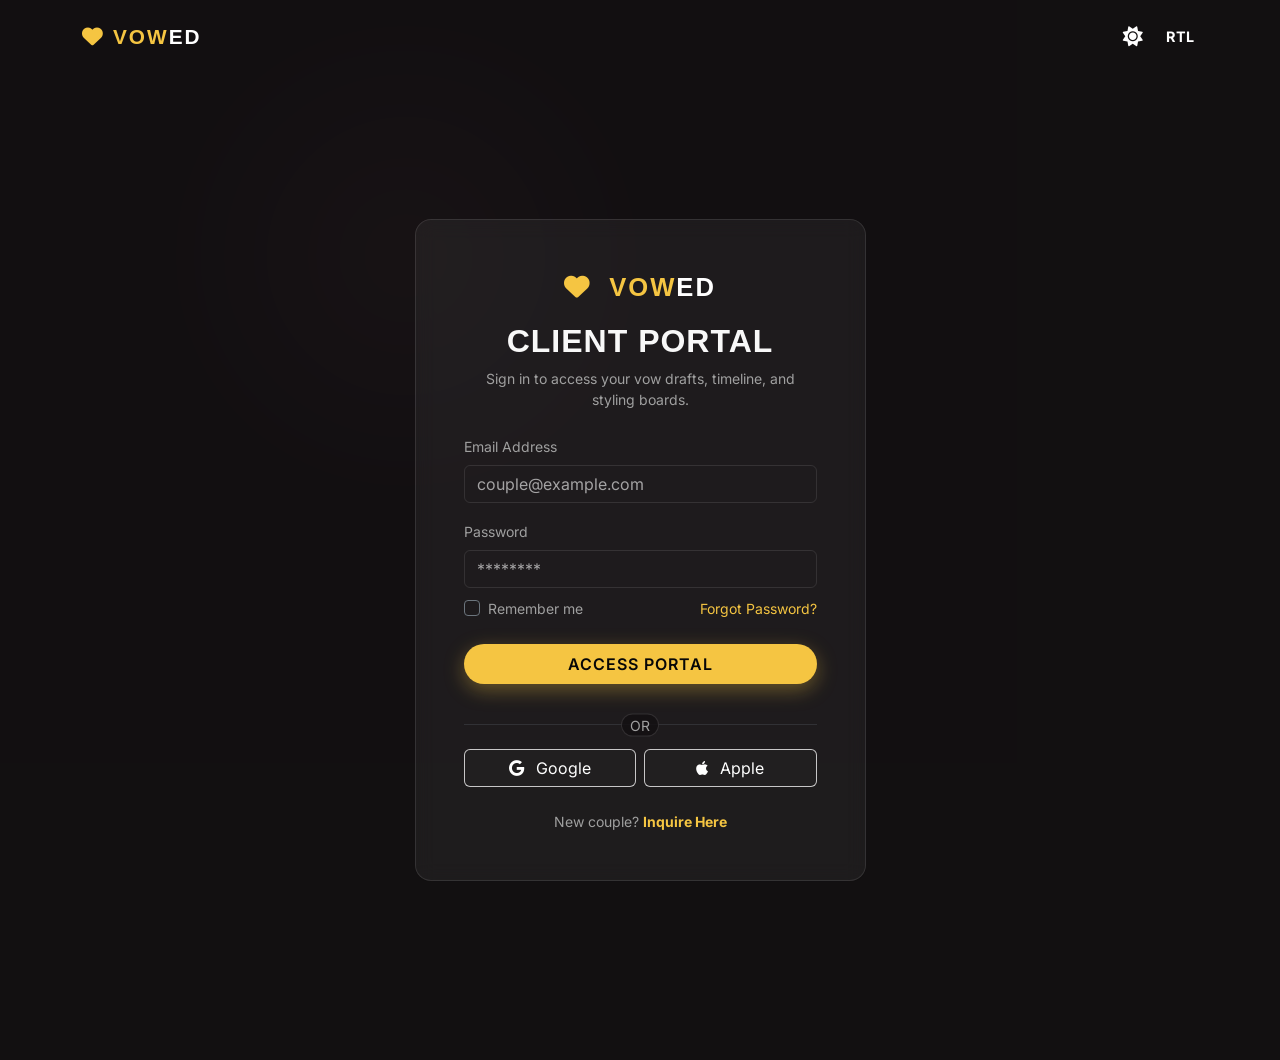
<file: login.html>
<!DOCTYPE html>
<html lang="en">
<head>
    <meta charset="UTF-8">
    <meta name="viewport" content="width=device-width, initial-scale=1.0">
    <title>Vowed | Client Portal</title>
    <meta name="description" content="Sign in to your Vowed celebration portal to review your ceremony itinerary, styling moodboards, and floral plans.">
    <link href="https://cdn.jsdelivr.net/npm/bootstrap@5.3.2/dist/css/bootstrap.min.css" rel="stylesheet">
    <link rel="stylesheet" href="https://cdnjs.cloudflare.com/ajax/libs/font-awesome/6.4.2/css/all.min.css">
    <link rel="stylesheet" href="assets/css/style.css">
    <link rel="stylesheet" href="assets/css/dark-mode.css">
    <link rel="stylesheet" href="assets/css/rtl.css">
    <style>
        .auth-divider-badge {
            background: rgba(20, 17, 19, 0.85) !important;
            color: rgba(255, 255, 255, 0.85) !important;
            border: 1px solid rgba(255, 255, 255, 0.12);
            border-radius: 999px;
        }

        .auth-social-btn {
            color: #ffffff !important;
            border-color: rgba(255, 255, 255, 0.75) !important;
            background: rgba(255, 255, 255, 0.02) !important;
        }

        .auth-social-btn i {
            color: #ffffff !important;
        }

        body:not(.dark-mode) .auth-divider-badge {
            background: rgba(255, 255, 255, 0.92) !important;
            color: rgba(17, 17, 17, 0.72) !important;
            border-color: rgba(17, 17, 17, 0.14);
        }

        body:not(.dark-mode) .auth-social-btn {
            color: #111111 !important;
            border-color: rgba(17, 17, 17, 0.3) !important;
            background: rgba(255, 255, 255, 0.55) !important;
        }

        body:not(.dark-mode) .auth-social-btn i {
            color: #111111 !important;
        }

        .auth-link {
            color: var(--electric-gold) !important;
        }

        body:not(.dark-mode) .auth-link {
            color: var(--dusty-rose) !important;
            font-weight: bold;
        }

        @media (max-width: 1024px) {
            .auth-meta-row {
                width: 100% !important;
                justify-content: space-between !important;
                align-items: center !important;
                gap: 0.5rem !important;
                flex-wrap: wrap !important;
            }

            .auth-meta-row .form-check {
                margin: 0 !important;
            }

            .auth-meta-row a {
                margin-left: auto !important;
            }
        }
    </style>
    <link rel="icon" type="image/svg+xml" href="data:image/svg+xml,%3Csvg xmlns='http://www.w3.org/2000/svg' viewBox='0 0 64 64'%3E%3Crect width='64' height='64' rx='12' fill='%23171315'/%3E%3Cpath d='M32 46s-14-9.5-14-19a9 9 0 0 1 15-6.7A9 9 0 0 1 48 27c0 9.5-14 19-14 19z' fill='%23D4AF37'/%3E%3C/svg%3E">
</head>
<body class="dark-mode hero-section" style="background: url('https://images.unsplash.com/photo-1519741497674-611481863552?w=1920&q=80') no-repeat center center/cover;">

    <div class="hero-overlay" style="background: rgba(20, 17, 19, 0.85);"></div>
    <div class="glow-orb orb-1" style="background: var(--dusty-rose);"></div>
    
    <!-- Top Nav Minimal -->
    <nav class="navbar navbar-expand-lg fixed-top py-3" style="z-index: 10;">
        <div class="container d-flex justify-content-between align-items-center">
            <a class="navbar-brand text-uppercase fw-bold d-flex align-items-center" href="index.html" style="font-family: var(--font-heading); font-size: 1.3rem; letter-spacing: 2px;">
                <i class="fa-solid fa-heart me-2" style="color: var(--electric-gold);"></i>
                <span style="color: var(--electric-gold);">VOW</span>ED
            </a>
            <div class="d-flex gap-3 align-items-center">
                <a href="#" id="theme-toggle" class="nav-link p-0 fs-5"><i class="fa-solid fa-moon"></i></a>
                <a href="#" id="rtl-toggle" class="nav-link p-0 fw-bold" style="font-size: 0.9rem;">RTL</a>
            </div>
        </div>
    </nav>

    <div class="container position-relative z-2">
        <div class="row justify-content-center align-items-center" style="min-height: 100vh;">
            <div class="col-md-6 col-lg-5 fade-up">
                <div class="glass-card p-5 text-center">
                    <a class="navbar-brand text-uppercase fw-bold d-inline-block mb-3" href="index.html" style="font-family: var(--font-heading); font-size: 1.6rem; letter-spacing: 2px; color: white;">
                        <i class="fa-solid fa-heart me-2" style="color: var(--electric-gold);"></i>
                        <span style="color: var(--electric-gold);">VOW</span>ED
                    </a>
                    <h2 class="mb-2" style="font-family: var(--font-heading);">Client Portal</h2>
                    <p class="text-muted mb-4 small">Sign in to access your vow drafts, timeline, and styling boards.</p>
                    
                    <form>
                        <div class="mb-3 text-start">
                            <label class="form-label text-muted small">Email Address</label>
                            <input type="email" class="form-control bg-transparent border-secondary shadow-none" placeholder="couple@example.com">
                        </div>
                        <div class="mb-4 text-start position-relative">
                            <label class="form-label text-muted small">Password</label>
                            <input type="password" class="form-control bg-transparent border-secondary shadow-none" placeholder="********">
                            <div class="d-flex justify-content-between align-items-center mt-2 auth-meta-row">
                                <div class="form-check m-0">
                                    <input class="form-check-input bg-transparent border-secondary shadow-none" type="checkbox" id="rememberMe">
                                    <label class="form-check-label text-muted small" for="rememberMe">Remember me</label>
                                </div>
                                <a href="#" class="text-decoration-none small auth-link">Forgot Password?</a>
                            </div>
                        </div>
                        <button type="submit" class="btn btn-premium w-100 mb-4 py-2">Access Portal</button>
                        
                        <div class="position-relative mb-4">
                            <hr class="border-secondary">
                            <span class="position-absolute top-50 start-50 translate-middle px-2 small text-muted auth-divider-badge">OR</span>
                        </div>
                        
                        <div class="d-flex gap-2 justify-content-center mb-4">
                            <button type="button" class="btn btn-outline-light w-100 auth-social-btn"><i class="fa-brands fa-google me-2"></i> Google</button>
                            <button type="button" class="btn btn-outline-light w-100 auth-social-btn"><i class="fa-brands fa-apple me-2"></i> Apple</button>
                        </div>
                        
                        <p class="text-muted small mb-0">New couple? <a href="contact.html" class="text-decoration-none fw-bold auth-link">Inquire Here</a></p>
                    </form>
                </div>
            </div>
        </div>
    </div>

    <!-- Back to Top Button -->
    <button type="button" id="backToTop" class="back-to-top" aria-label="Back to top">
        <i class="fa-solid fa-arrow-up"></i>
    </button>

    <script src="https://cdn.jsdelivr.net/npm/bootstrap@5.3.2/dist/js/bootstrap.bundle.min.js"></script>
    <script src="https://cdnjs.cloudflare.com/ajax/libs/gsap/3.12.2/gsap.min.js"></script>
    <script src="assets/js/main.js"></script>
</body>
</html>
</file>
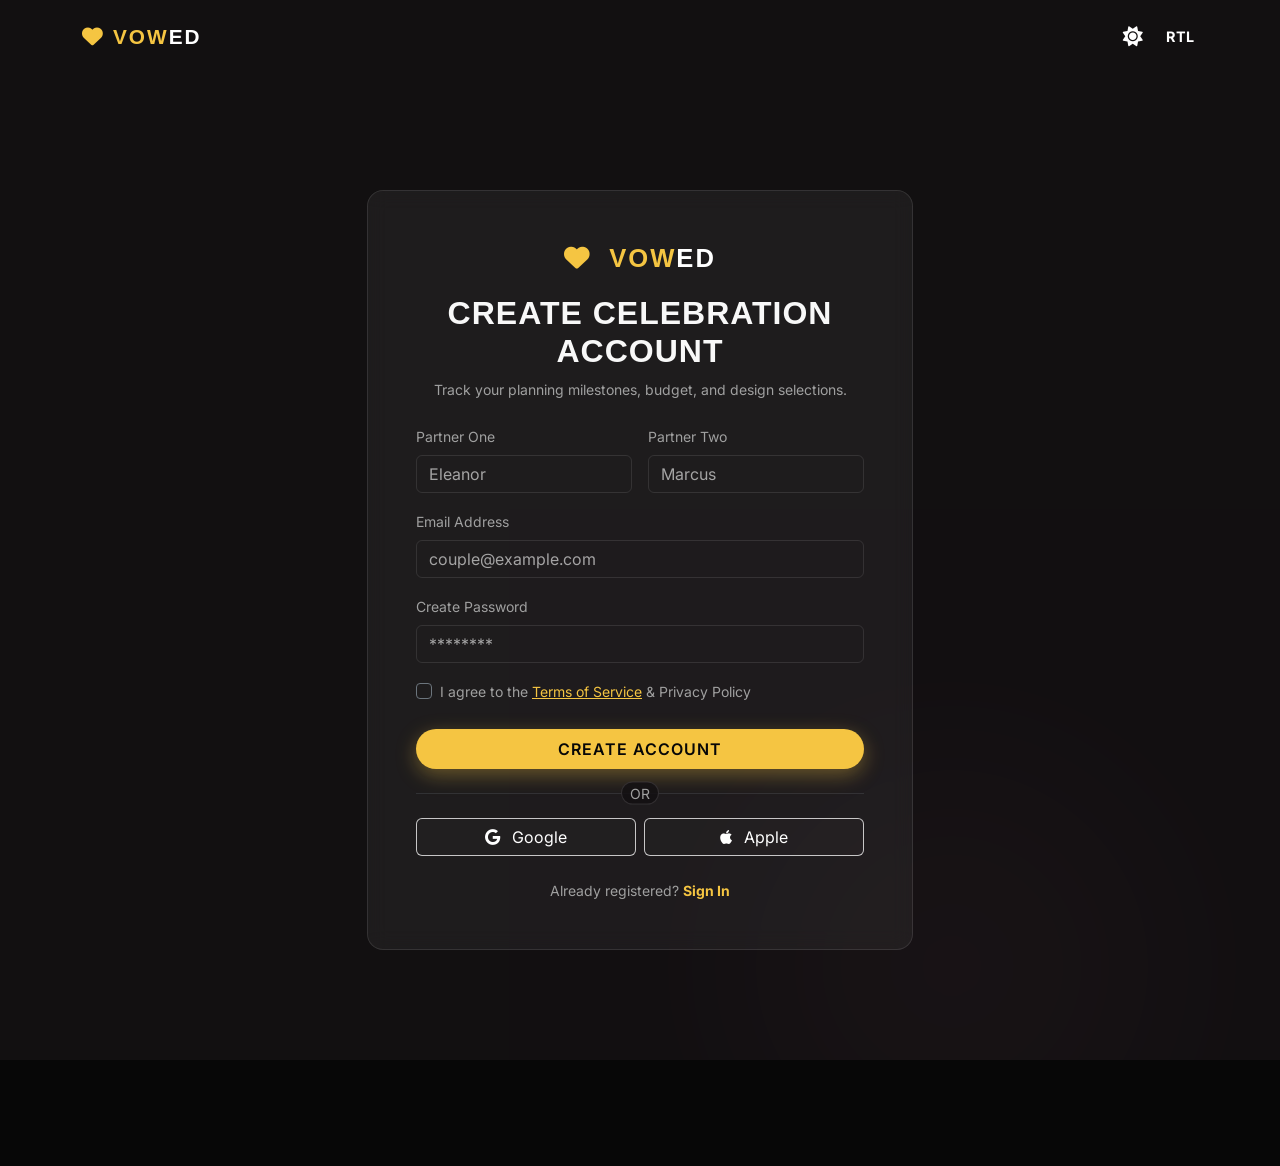
<file: register.html>
<!DOCTYPE html>
<html lang="en">
<head>
    <meta charset="UTF-8">
    <meta name="viewport" content="width=device-width, initial-scale=1.0">
    <title>Vowed | Create Client Account</title>
    <meta name="description" content="Register your private celebration account with Vowed.">
    <link href="https://cdn.jsdelivr.net/npm/bootstrap@5.3.2/dist/css/bootstrap.min.css" rel="stylesheet">
    <link rel="stylesheet" href="https://cdnjs.cloudflare.com/ajax/libs/font-awesome/6.4.2/css/all.min.css">
    <link rel="stylesheet" href="assets/css/style.css">
    <link rel="stylesheet" href="assets/css/dark-mode.css">
    <link rel="stylesheet" href="assets/css/rtl.css">
    <style>
        .auth-divider-badge {
            background: rgba(20, 17, 19, 0.85) !important;
            color: rgba(255, 255, 255, 0.85) !important;
            border: 1px solid rgba(255, 255, 255, 0.12);
            border-radius: 999px;
        }

        .auth-social-btn {
            color: #ffffff !important;
            border-color: rgba(255, 255, 255, 0.75) !important;
            background: rgba(255, 255, 255, 0.02) !important;
        }

        .auth-social-btn i {
            color: #ffffff !important;
        }

        body:not(.dark-mode) .auth-divider-badge {
            background: rgba(255, 255, 255, 0.92) !important;
            color: rgba(17, 17, 17, 0.72) !important;
            border-color: rgba(17, 17, 17, 0.14);
        }

        body:not(.dark-mode) .auth-social-btn {
            color: #111111 !important;
            border-color: rgba(17, 17, 17, 0.3) !important;
            background: rgba(255, 255, 255, 0.55) !important;
        }

        body:not(.dark-mode) .auth-social-btn i {
            color: #111111 !important;
        }

        .auth-link {
            color: var(--electric-gold) !important;
        }

        body:not(.dark-mode) .auth-link {
            color: var(--dusty-rose) !important;
            font-weight: bold;
        }
    </style>
    <link rel="icon" type="image/svg+xml" href="data:image/svg+xml,%3Csvg xmlns='http://www.w3.org/2000/svg' viewBox='0 0 64 64'%3E%3Crect width='64' height='64' rx='12' fill='%23171315'/%3E%3Cpath d='M32 46s-14-9.5-14-19a9 9 0 0 1 15-6.7A9 9 0 0 1 48 27c0 9.5-14 19-14 19z' fill='%23D4AF37'/%3E%3C/svg%3E">
</head>
<body class="dark-mode hero-section" style="background: url('https://images.unsplash.com/photo-1511285560929-80b456fea0bc?w=1920&q=80') no-repeat center center/cover;">

    <div class="hero-overlay" style="background: rgba(20, 17, 19, 0.85);"></div>
    <div class="glow-orb orb-2" style="background: var(--dusty-rose);"></div>
    
    <!-- Top Nav Minimal -->
    <nav class="navbar navbar-expand-lg fixed-top py-3" style="z-index: 10;">
        <div class="container d-flex justify-content-between align-items-center">
            <a class="navbar-brand text-uppercase fw-bold d-flex align-items-center" href="index.html" style="font-family: var(--font-heading); font-size: 1.3rem; letter-spacing: 2px;">
                <i class="fa-solid fa-heart me-2" style="color: var(--electric-gold);"></i>
                <span style="color: var(--electric-gold);">VOW</span>ED
            </a>
            <div class="d-flex gap-3 align-items-center">
                <a href="#" id="theme-toggle" class="nav-link p-0 fs-5"><i class="fa-solid fa-moon"></i></a>
                <a href="#" id="rtl-toggle" class="nav-link p-0 fw-bold" style="font-size: 0.9rem;">RTL</a>
            </div>
        </div>
    </nav>

    <div class="container position-relative z-2">
        <div class="row justify-content-center align-items-center" style="min-height: 100vh; padding-top: 80px; padding-bottom: 40px;">
            <div class="col-md-8 col-lg-6 fade-up">
                <div class="glass-card p-4 p-md-5">
                    <div class="text-center">
                        <a class="navbar-brand text-uppercase fw-bold d-inline-block mb-3" href="index.html" style="font-family: var(--font-heading); font-size: 1.6rem; letter-spacing: 2px; color: white;">
                            <i class="fa-solid fa-heart me-2" style="color: var(--electric-gold);"></i>
                            <span style="color: var(--electric-gold);">VOW</span>ED
                        </a>
                        <h2 class="mb-2" style="font-family: var(--font-heading);">Create Celebration Account</h2>
                        <p class="text-muted mb-4 small">Track your planning milestones, budget, and design selections.</p>
                    </div>
                    
                    <form>
                        <div class="row g-3">
                            <div class="col-md-6 text-start">
                                <label class="form-label text-muted small">Partner One</label>
                                <input type="text" class="form-control bg-transparent border-secondary shadow-none" placeholder="Eleanor">
                            </div>
                            <div class="col-md-6 text-start">
                                <label class="form-label text-muted small">Partner Two</label>
                                <input type="text" class="form-control bg-transparent border-secondary shadow-none" placeholder="Marcus">
                            </div>
                            <div class="col-12 text-start">
                                <label class="form-label text-muted small">Email Address</label>
                                <input type="email" class="form-control bg-transparent border-secondary shadow-none" placeholder="couple@example.com">
                            </div>
                            <div class="col-12 text-start position-relative">
                                <label class="form-label text-muted small">Create Password</label>
                                <input type="password" class="form-control bg-transparent border-secondary shadow-none" placeholder="********">
                            </div>
                            <div class="col-12">
                                <div class="form-check text-start">
                                    <input class="form-check-input bg-transparent border-secondary shadow-none" type="checkbox" id="terms">
                                    <label class="form-check-label text-muted small" for="terms">
                                        I agree to the <a href="#" class="auth-link">Terms of Service</a> &amp; Privacy Policy
                                    </label>
                                </div>
                            </div>
                            <div class="col-12 mt-4">
                                <button type="submit" class="btn btn-premium w-100 py-2">Create Account</button>
                            </div>
                        </div>
                        
                        <div class="position-relative my-4">
                            <hr class="border-secondary">
                            <span class="position-absolute top-50 start-50 translate-middle px-2 small text-muted auth-divider-badge">OR</span>
                        </div>
                        
                        <div class="d-flex gap-2 justify-content-center mb-4">
                            <button type="button" class="btn btn-outline-light w-100 auth-social-btn"><i class="fa-brands fa-google me-2"></i> Google</button>
                            <button type="button" class="btn btn-outline-light w-100 auth-social-btn"><i class="fa-brands fa-apple me-2"></i> Apple</button>
                        </div>
                        
                        <p class="text-center text-muted small mb-0">Already registered? <a href="login.html" class="text-decoration-none fw-bold auth-link">Sign In</a></p>
                    </form>
                </div>
            </div>
        </div>
    </div>

    <!-- Back to Top Button -->
    <button type="button" id="backToTop" class="back-to-top" aria-label="Back to top">
        <i class="fa-solid fa-arrow-up"></i>
    </button>

    <script src="https://cdn.jsdelivr.net/npm/bootstrap@5.3.2/dist/js/bootstrap.bundle.min.js"></script>
    <script src="https://cdnjs.cloudflare.com/ajax/libs/gsap/3.12.2/gsap.min.js"></script>
    <script src="assets/js/main.js"></script>
</body>
</html>
</file>
<file: assets/css/style.css>
@import url('https://fonts.googleapis.com/css2?family=Inter:wght@300;400;500;600;700&display=swap');
@import url('https://api.fontshare.com/v2/css?f[]=clash-display@200,300,400,500,600,700&display=swap');

:root {
  /* Brand Colors: Strictly Primary (Gold) and Secondary (Dusty Rose) */
  --primary-color: #F5C542;
  --secondary-color: #C27685;
  --electric-gold: var(--primary-color);
  --dusty-rose: var(--secondary-color);
  --primary-black: #070707;
  --secondary-black: #121212;
  --platinum-white: #F8F8F8;

  /* Aliases strictly harmonized with Primary and Secondary colors */
  --champagne-gold: var(--primary-color);
  --wine-burgundy: var(--secondary-color);
  --royal-crimson: var(--secondary-color);
  --neon-purple: var(--secondary-color);
  --led-cyan: var(--primary-color);
  --fire-orange: var(--primary-color);
  --sage-green: var(--secondary-color);
  
  --font-heading: 'Clash Display', sans-serif;
  --font-body: 'Inter', sans-serif;
  
  --glass-bg: rgba(255, 255, 255, 0.05);
  --glass-border: rgba(255, 255, 255, 0.1);
  --glass-blur: 10px;
  
  --transition-smooth: all 0.4s cubic-bezier(0.25, 0.8, 0.25, 1);
}

body {
  font-family: var(--font-body);
  background-color: var(--platinum-white);
  color: var(--primary-black);
  overflow-x: hidden;
  transition: background-color 0.3s ease, color 0.3s ease;
}

h1, h2, h3, h4, h5, h6 {
  font-family: var(--font-heading);
  font-weight: 600;
  text-transform: uppercase;
  letter-spacing: 1px;
}

/* Glassmorphism */
.glass-card {
  background: var(--glass-bg);
  backdrop-filter: blur(var(--glass-blur));
  -webkit-backdrop-filter: blur(var(--glass-blur));
  border: 1px solid var(--glass-border);
  border-radius: 16px;
  padding: 2rem;
  transition: var(--transition-smooth);
  display: flex;
  flex-direction: column;
  height: 100%;
}

.glass-card:hover {
  transform: translateY(-5px);
  box-shadow: 0 10px 30px rgba(0, 0, 0, 0.1);
}

/* Navbar */
.navbar-custom {
  background: rgba(248, 248, 248, 0.8);
  backdrop-filter: blur(15px);
  border-bottom: 1px solid rgba(0, 0, 0, 0.05);
  transition: var(--transition-smooth);
}

.nav-link {
  color: var(--primary-black);
  font-weight: 500;
  text-transform: uppercase;
  letter-spacing: 1px;
  margin: 0 0.5rem;
  transition: var(--transition-smooth);
  white-space: nowrap;
}
@media (min-width: 1200px) and (max-width: 1399px) {
  .nav-link {
    margin: 0 0.2rem;
    font-size: 0.8rem;
    letter-spacing: 0.5px;
  }
}

.nav-link:hover, .nav-link.active {
  color: var(--electric-gold);
}

/* Buttons */
.btn-premium {
  background: var(--electric-gold);
  color: var(--primary-black);
  border: none;
  font-weight: 600;
  text-transform: uppercase;
  letter-spacing: 1px;
  padding: 0.8rem 2rem;
  border-radius: 50px;
  position: relative;
  overflow: hidden;
  transition: var(--transition-smooth);
  white-space: nowrap;
}
.btn-premium::before {
  content: '';
  position: absolute;
  top: 0;
  left: -100%;
  width: 100%;
  height: 100%;
  background: linear-gradient(45deg, transparent, rgba(255,255,255,0.3), transparent);
  transition: all 0.5s ease;
  z-index: -1;
}
.btn-premium:hover::before {
  left: 100%;
}
.btn-premium:hover {
  transform: translateY(-2px);
  box-shadow: 0 8px 20px rgba(245, 197, 66, 0.4);
  color: var(--primary-black);
}

.btn-outline-premium {
  background: transparent;
  color: var(--primary-black);
  border: 2px solid var(--electric-gold);
  font-weight: 600;
  text-transform: uppercase;
  letter-spacing: 1px;
  padding: 0.8rem 2rem;
  border-radius: 50px;
  transition: var(--transition-smooth);
  white-space: nowrap;
}
.btn-outline-premium:hover {
  background: var(--electric-gold);
  color: var(--primary-black);
  box-shadow: 0 8px 20px rgba(245, 197, 66, 0.4);
}

/* Hero Section (Homepage) */
.hero-section {
  position: relative;
  min-height: 100vh;
  display: flex;
  align-items: center;
  justify-content: center;
  overflow: hidden;
  padding-top: 100px;
  padding-bottom: 60px;
  background: url('https://images.unsplash.com/photo-1492684223066-81342ee5ff30?w=1920&q=80') no-repeat center center/cover;
}

.hero-overlay {
  position: absolute;
  top: 0;
  left: 0;
  width: 100%;
  height: 100%;
  background: linear-gradient(to bottom, rgba(7, 7, 7, 0.5), var(--primary-black));
  z-index: 1;
}

.hero-content {
  position: relative;
  z-index: 2;
  text-align: center;
  color: var(--platinum-white);
}

.hero-title {
  font-size: clamp(3rem, 8vw, 6rem);
  font-weight: 700;
  line-height: 1.2;
  margin-bottom: 1rem;
  text-transform: uppercase;
  background: linear-gradient(to right, #fff, var(--electric-gold));
  -webkit-background-clip: text;
  background-clip: text;
  -webkit-text-fill-color: transparent;
  padding: 0.2em 0;
}

/* Keep home/home2 hero H1 fully visible inside the first viewport */
.hero-section .hero-title {
  font-size: clamp(2.4rem, 6.8vw, 5.6rem);
  line-height: 1.08;
}

.hero-subtitle {
  font-size: clamp(1.2rem, 3vw, 1.8rem);
  font-weight: 300;
  line-height: 1.5;
  margin-bottom: 2.5rem;
  letter-spacing: 2px;
}

@media (max-height: 860px) {
  .hero-section {
    padding-top: 88px;
    padding-bottom: 40px;
  }

  .hero-section .hero-subtitle {
    margin-bottom: 1.5rem;
  }

  .hero-section .hero-title {
    font-size: clamp(2rem, 6.2vw, 4.8rem);
    line-height: 1.05;
  }
}

/* Internal Page Headers - Standardized to Home Format */
header:not(.hero-section) {
  min-height: 50vh;
  position: relative;
  display: flex;
  align-items: center;
  justify-content: center;
  overflow: hidden;
  margin-top: 76px;
  background-attachment: scroll !important;
}

header:not(.hero-section) .hero-overlay {
  background: linear-gradient(to bottom, rgba(7, 7, 7, 0.5), var(--primary-black)) !important;
}

@media (max-width: 1024px) {
    header:not(.hero-section) {
        min-height: 70vh !important;
    }
    
    .hero-title {
        font-size: clamp(2rem, 8vw, 4.5rem) !important;
    }
}


/* Particles / Glowing Orbs */
.glow-orb {
  position: absolute;
  border-radius: 50%;
  filter: blur(80px);
  z-index: 0;
  opacity: 0.6;
}
.orb-1 {
  width: 300px;
  height: 300px;
  background: var(--primary-color);
  opacity: 0.2;
  top: 10%;
  left: 20%;
  animation: float 10s infinite ease-in-out alternate;
}
.orb-2 {
  width: 400px;
  height: 400px;
  background: var(--secondary-color);
  opacity: 0.2;
  bottom: -10%;
  right: 10%;
  animation: float 12s infinite ease-in-out alternate-reverse;
}

/* Primary & Secondary Color Utilities */
.text-warning,
.text-gold {
  color: var(--primary-color) !important;
}

.text-rose {
  color: var(--secondary-color) !important;
}

@keyframes float {
  0% { transform: translate(0, 0) scale(1); }
  100% { transform: translate(30px, -50px) scale(1.1); }
}

/* Sections */
.section-padding {
  padding: 6rem 0;
}
.section-title {
  font-size: 2.5rem;
  margin-bottom: 3rem;
  position: relative;
  display: inline-block;
  font-family: var(--font-heading);
}
.section-title::after {
  content: '';
  position: absolute;
  width: 50px;
  height: 3px;
  background: var(--electric-gold);
  bottom: -10px;
  left: 0;
}

/* Center heading underline when section or container is centered */
.text-center .section-title::after,
.section-title.text-center::after,
.hero-content .section-title::after,
div[class*="text-center"] .section-title::after,
section[class*="text-center"] .section-title::after {
  left: 50% !important;
  right: auto !important;
  transform: translateX(-50%) !important;
}

@media (max-width: 991.98px) {
  .section-title::after {
    left: 50% !important;
    right: auto !important;
    transform: translateX(-50%) !important;
  }
}


/* Swiper */
.swiper-slide {
  height: auto;
}

/* Footer */
.footer {
  background: var(--primary-black);
  color: var(--platinum-white);
  padding: 4rem 0 2rem;
}
.footer-title {
  color: var(--electric-gold);
  font-family: var(--font-heading);
  margin-bottom: 1.5rem;
}
.footer-link {
  color: #ccc;
  text-decoration: none;
  transition: var(--transition-smooth);
  display: block;
  margin-bottom: 0.5rem;
}
.footer-link:hover {
  color: var(--electric-gold);
  transform: translateX(5px);
}

/* Keep footer social icons visible on hover across themes */
.footer .btn-outline-light:hover,
.footer .btn-outline-light:focus,
.footer .btn-outline-light:active {
  color: var(--primary-black) !important;
  background-color: #ffffff !important;
  border-color: #ffffff !important;
}

.footer .btn-outline-light:hover i,
.footer .btn-outline-light:focus i,
.footer .btn-outline-light:active i {
  color: var(--primary-black) !important;
}

/* Footer newsletter field visibility in light theme */
body:not(.dark-mode) .footer .input-group .form-control {
  background: #ffffff !important;
  color: #111111 !important;
  border: 1px solid rgba(0, 0, 0, 0.2) !important;
}

body:not(.dark-mode) .footer .input-group .form-control::placeholder {
  color: #6b7280 !important;
}

/* Footer newsletter layout polish for tablet/mobile */
@media (max-width: 991.98px) {
  .footer .input-group {
    flex-direction: column;
    gap: 0.75rem;
  }

  .footer .input-group .form-control,
  .footer .input-group .btn-premium {
    width: 100% !important;
    border-radius: 999px !important;
    min-height: 48px;
  }
}

/* =========================================
   UNIVERSAL THEME TOGGLE (LIGHT & DARK)
   ========================================= */

body.dark-mode {
  --theme-bg: #070707;
  --theme-text: #F8F8F8;
  --theme-text-muted: rgba(255, 255, 255, 0.6);
  --glass-bg: rgba(255, 255, 255, 0.05);
  --glass-border: rgba(255, 255, 255, 0.1);
}

body:not(.dark-mode) {
  --theme-bg: #F8F8F8;
  --theme-text: #070707;
  --theme-text-muted: rgba(0, 0, 0, 0.6);
  --glass-bg: rgba(255, 255, 255, 0.6);
  --glass-border: rgba(0, 0, 0, 0.2);
}

body {
  background-color: var(--theme-bg) !important;
  color: var(--theme-text) !important;
}

section:not([style*="url"]):not([style*="secondary-black"]):not([style*="primary-black"]):not([style*="linear-gradient"]):not(.romance-cta-section), 
main:not([style*="url"]), 
.bg-light {
  background: var(--theme-bg) !important;
  background-color: var(--theme-bg) !important;
}

/* Dark featured sections preserved across themes */
.romance-cta-section,
.ceremony-align-fix,
section[style*="secondary-black"],
section[style*="primary-black"] {
  background-color: var(--secondary-black) !important;
  color: #ffffff !important;
}

.romance-cta-section h2,
.romance-cta-section .display-4,
.romance-cta-section p,
.romance-cta-section li,
.romance-cta-section span,
.ceremony-align-fix h2,
.ceremony-align-fix .display-4,
.ceremony-align-fix p,
.ceremony-align-fix li,
.ceremony-align-fix span,
section[style*="secondary-black"] h2,
section[style*="secondary-black"] p,
section[style*="secondary-black"] li,
section[style*="secondary-black"] span,
section[style*="primary-black"] h2,
section[style*="primary-black"] p,
section[style*="primary-black"] li,
section[style*="primary-black"] span {
  color: #ffffff !important;
}

.romance-cta-section .lead,
.romance-cta-section .text-white-50,
.romance-cta-section .text-white-50 li,
.ceremony-align-fix .lead,
.ceremony-align-fix .text-white-50,
.ceremony-align-fix .text-white-50 li,
section[style*="secondary-black"] .lead,
section[style*="secondary-black"] .text-white-50,
section[style*="secondary-black"] .text-white-50 li,
section[style*="primary-black"] .lead,
section[style*="primary-black"] .text-white-50,
section[style*="primary-black"] .text-white-50 li {
  color: rgba(255, 255, 255, 0.8) !important;
}

h1, h2, h3, h4, h5, h6, 
.section-title, 
.hero-title,
.text-dark {
  color: var(--theme-text) !important;
}

/* Fix: Keep text white on image overlays and hero sections even in light mode */
.position-absolute .text-white,
.position-absolute .text-white-50,
.position-absolute h1,
.position-absolute h2,
.position-absolute h3,
.position-absolute h4,
.position-absolute h5,
.position-absolute h6,
.hero-content h1,
.hero-content h2,
.hero-content h3,
.hero-content h4,
.hero-content h5,
.hero-content h6,
.hero-content p,
.hero-content span,
.hero-content .text-white,
.hero-content .text-white-50,
.hero-content .lead,
.hero-content .btn-premium,
.hero-content .btn-outline-premium,
header p,
header .lead,
header .text-white-50,
.hero-section .nav-link,
.hero-section .navbar-brand,
.footer h1,
.footer h2,
.footer h3,
.footer h4,
.footer h5,
.footer h6,
.footer p,
.footer a,
.footer span,
.footer .text-white-50,
.footer .footer-link {
  color: #ffffff !important;
}

/* Ensure the gold button keeps its dark text for contrast, but outline button stays white */
.btn-premium,
.hero-content .btn-premium,
.romance-cta-section .btn-premium {
  background: var(--electric-gold) !important;
  color: var(--primary-black) !important;
  border: none !important;
  box-shadow: 0 6px 20px rgba(245, 197, 66, 0.35) !important;
  opacity: 1 !important;
  visibility: visible !important;
  display: inline-block !important;
}

p, .text-muted, label, li {
  color: var(--theme-text-muted) !important;
}

.text-white,
.text-white li,
.text-white p,
.text-white span,
ul.text-white li {
  color: #ffffff !important;
}

.text-white-50,
.text-white-50 li,
.text-white-50 p,
.text-white-50 span,
ul.text-white-50 li {
  color: rgba(255, 255, 255, 0.8) !important;
}

.glass-card {
  background: var(--glass-bg) !important;
  border: 1px solid var(--glass-border) !important;
}

.form-control, .form-select, input, textarea {
  background-color: transparent !important;
  color: var(--theme-text) !important;
  border: 1px solid var(--glass-border) !important;
}
.form-control::placeholder, input::placeholder, textarea::placeholder {
  color: var(--theme-text-muted) !important;
}

select option {
  background: var(--theme-bg);
  color: var(--theme-text);
}


body.dark-mode .navbar-custom { background: rgba(7, 7, 7, 0.95) !important; }
body:not(.dark-mode) .navbar-custom { background: rgba(248, 248, 248, 0.95) !important; }
.nav-link { color: var(--theme-text) !important; }
.nav-link.active { color: var(--electric-gold) !important; }
.btn-outline-premium { color: var(--theme-text) !important; }

/* Keep button labels readable on hover/focus/active across themes */
.btn-premium:hover,
.btn-premium:focus,
.btn-premium:active {
  background: #ffcf4d !important;
  color: var(--primary-black) !important;
  box-shadow: 0 10px 25px rgba(245, 197, 66, 0.5) !important;
}

.btn-outline-premium:hover,
.btn-outline-premium:focus,
.btn-outline-premium:active {
  background: var(--electric-gold) !important;
  border-color: var(--electric-gold) !important;
  color: var(--primary-black) !important;
}

.btn-outline-light:hover,
.btn-outline-light:focus,
.btn-outline-light:active {
  background: #ffffff !important;
  border-color: #ffffff !important;
  color: var(--primary-black) !important;
}

.btn:hover i,
.btn:focus i,
.btn:active i {
  color: inherit !important;
}

/* =========================================
   MOBILE RESPONSIVENESS & ALIGNMENT
   ========================================= */
html, body {
    overflow-x: hidden !important;
    width: 100% !important;
    max-width: 100vw !important;
    position: relative;
}

@media (max-width: 768px) {
    /* Safe overflow guard: only block-level containers, not grid columns */
    body, header, main, section, .container, .container-fluid, nav, footer {
        max-width: 100vw !important;
        box-sizing: border-box !important;
        overflow-x: hidden !important;
    }

    /* Center page-level structural elements */
    body, header, main, section, .hero-content, .container, .col-lg-10 {
        text-align: center !important;
        width: 100% !important;
        margin-left: auto !important;
        margin-right: auto !important;
    }

    /* Text wrapping safety */
    h1, h2, h3, h4, h5, h6, p, span, label {
        text-align: center !important;
        overflow-wrap: break-word !important;
        word-break: break-word !important;
    }

    /* Center hero buttons */
    .hero-cta {
        flex-direction: column !important;
        width: 100% !important;
        gap: 1rem !important;
    }

    .hero-cta .btn {
        width: 100% !important;
        margin-bottom: 0.5rem !important;
    }

    .hero-content {
        padding-left: 20px !important;
        padding-right: 20px !important;
    }

    .glass-card {
        padding: 1.5rem !important;
        margin-bottom: 1rem !important;
    }

    /* Buttons: prevent cropping and horizontal overflow on mobile */
    .btn-premium,
    .btn-outline-premium {
        max-width: 100% !important;
        white-space: normal !important;
        word-break: break-word !important;
        text-align: center !important;
    }
}

/* Package and glass card buttons at 1024px view (992px - 1199.98px) */
@media (min-width: 992px) and (max-width: 1199.98px) {
    .glass-card .btn-premium,
    .glass-card .btn-outline-premium,
    .btn-premium,
    .btn-outline-premium {
        font-size: 0.82rem !important;
        letter-spacing: 0.5px !important;
        padding: 0.75rem 0.5rem !important;
        white-space: nowrap !important;
        text-align: center !important;
        display: flex !important;
        align-items: center !important;
        justify-content: center !important;
    }
}

@media (max-width: 576px) {
    .btn-premium,
    .btn-outline-premium {
        padding: 0.8rem 1.25rem !important;
        font-size: 1rem !important;
        letter-spacing: 0.5px !important;
        display: inline-flex !important;
        justify-content: center !important;
        align-items: center !important;
        max-width: 100% !important;
    }
}

/* FAQ Accordion Styling */
.accordion-item {
  border-color: rgba(0, 0, 0, 0.12) !important;
}

.accordion-button {
  color: var(--primary-black) !important;
  font-family: var(--font-heading);
  font-size: 1.15rem;
  font-weight: 600;
  box-shadow: none !important;
  padding: 1.25rem 0;
}

.accordion-button:not(.collapsed) {
  color: var(--electric-gold) !important;
  background-color: transparent !important;
  box-shadow: none !important;
}

.accordion-button::after {
  filter: brightness(0.2);
}

.accordion-body {
  color: #444444;
  line-height: 1.7;
  padding: 0 0 1.25rem 0;
}

/* Back to Top Button */
.back-to-top {
  position: fixed;
  bottom: 30px;
  right: 30px;
  width: 48px;
  height: 48px;
  border-radius: 50%;
  background: var(--electric-gold);
  color: var(--primary-black) !important;
  border: none;
  display: flex;
  align-items: center;
  justify-content: center;
  font-size: 1.1rem;
  cursor: pointer;
  z-index: 999;
  opacity: 0;
  visibility: hidden;
  transform: translateY(20px);
  transition: all 0.3s cubic-bezier(0.16, 1, 0.3, 1);
  box-shadow: 0 4px 18px rgba(212, 175, 55, 0.4);
}

.back-to-top:hover {
  background: #ffffff;
  color: var(--primary-black) !important;
  transform: translateY(-4px);
  box-shadow: 0 8px 25px rgba(212, 175, 55, 0.6);
}

.back-to-top.show {
  opacity: 1;
  visibility: visible;
  transform: translateY(0);
}

@media (max-width: 576px) {
  .back-to-top {
    bottom: 20px;
    right: 20px;
    width: 42px;
    height: 42px;
    font-size: 1rem;
  }
}

.press-arrow-link {
  transition: transform var(--transition-fast), color var(--transition-fast);
}

.press-arrow-link:hover {
  color: var(--electric-gold) !important;
  transform: translateX(4px);
}
</file>
<file: assets/css/dark-mode.css>
/* Dark Mode Override */
body.dark-mode {
  background-color: var(--primary-black);
  color: var(--platinum-white);
}

body.dark-mode .navbar-custom {
  background: rgba(7, 7, 7, 0.8);
  border-bottom: 1px solid rgba(255, 255, 255, 0.05);
}

body.dark-mode .navbar-custom .nav-link {
  color: var(--platinum-white);
}

body.dark-mode .navbar-custom .navbar-brand {
  color: var(--platinum-white);
}

body.dark-mode .navbar-custom .navbar-toggler i {
  color: var(--electric-gold) !important;
}

body.dark-mode .glass-card {
  background: rgba(255, 255, 255, 0.03);
  border: 1px solid rgba(255, 255, 255, 0.05);
}

body.dark-mode .glass-card:hover {
  box-shadow: 0 10px 30px rgba(0, 0, 0, 0.5);
}

body.dark-mode .btn-outline-premium {
  color: var(--platinum-white);
}
body.dark-mode .btn-outline-premium:hover {
  color: var(--primary-black);
}

/* Keep home hero and navbar controls readable on hover in dark mode */
body.dark-mode .hero-section .btn-premium,
body.dark-mode .hero-section .btn-premium:hover,
body.dark-mode .navbar-custom .btn-premium,
body.dark-mode .navbar-custom .btn-premium:hover {
  background: var(--electric-gold) !important;
  color: var(--primary-black) !important;
}

body.dark-mode .navbar-custom .nav-link:hover,
body.dark-mode .navbar-custom .nav-link:focus {
  color: var(--electric-gold) !important;
}

body.dark-mode .text-muted {
  color: #a0a0a0 !important;
}

/* Specific elements background override */
body.dark-mode .bg-light {
  background-color: var(--secondary-black) !important;
}

/* FAQ Accordion Dark Mode */
body.dark-mode .accordion-item {
  border-color: rgba(255, 255, 255, 0.15) !important;
}

body.dark-mode .accordion-button {
  color: var(--platinum-white) !important;
}

body.dark-mode .accordion-button:not(.collapsed) {
  color: var(--electric-gold) !important;
}

body.dark-mode .accordion-button::after {
  filter: invert(1) brightness(2);
}

body.dark-mode .accordion-body {
  color: rgba(255, 255, 255, 0.7) !important;
}
</file>
<file: assets/css/rtl.css>
/* RTL Support */
html[dir="rtl"] body {
  text-align: right;
  direction: rtl;
}

/* Navbar Brand & Logo Alignment in RTL */
html[dir="rtl"] .navbar-brand {
  direction: ltr !important;
  display: inline-flex !important;
  align-items: center !important;
  unicode-bidi: isolate;
}

html[dir="rtl"] .navbar-brand .me-2,
html[dir="rtl"] .navbar-brand i.fa-heart {
  margin-right: 0.5rem !important;
  margin-left: 0 !important;
}

/* Header & Navbar Alignment */
html[dir="rtl"] .navbar-custom .nav-link {
  margin: 0 0.5rem;
}

@media (min-width: 1200px) and (max-width: 1399px) {
  html[dir="rtl"] .navbar-custom .nav-link {
    margin: 0 0.2rem !important;
    font-size: 0.8rem !important;
    letter-spacing: 0.5px !important;
  }
}

/* Desktop Navbar nav alignment */
@media (min-width: 1200px) {
  html[dir="rtl"] .navbar-expand-xl .navbar-collapse {
    display: flex !important;
    flex-basis: auto;
  }

  html[dir="rtl"] .navbar-expand-xl .navbar-nav {
    flex-direction: row;
    align-items: center;
  }

  html[dir="rtl"] .navbar-expand-xl .navbar-nav .nav-item.ms-lg-3 {
    margin-right: 1rem !important;
    margin-left: 0 !important;
  }
}

/* Mobile & Tablet Navbar drawer */
@media (max-width: 1199.98px) {
  html[dir="rtl"] .navbar-collapse {
    text-align: right;
  }

  html[dir="rtl"] .navbar-collapse .navbar-nav {
    align-items: flex-start !important;
  }

  html[dir="rtl"] .navbar-collapse .navbar-nav .nav-item {
    width: 100%;
    text-align: right;
  }

  html[dir="rtl"] .navbar-collapse .navbar-nav .nav-item.ms-lg-3 {
    margin-right: 0 !important;
    margin-left: 0 !important;
  }

  html[dir="rtl"] .navbar-collapse .navbar-nav .nav-link {
    text-align: right;
    padding: 0.5rem 0;
  }
}

/* Header / Hero Section Content Alignment */
html[dir="rtl"] header.hero-section,
html[dir="rtl"] header.position-relative {
  text-align: center;
}

html[dir="rtl"] .hero-subtitle,
html[dir="rtl"] .hero-title,
html[dir="rtl"] .hero-desc {
  text-align: center;
}

/* UI Elements & Decorative */
html[dir="rtl"] .section-title::after {
  left: auto;
  right: 0;
}

html[dir="rtl"] .text-center .section-title::after,
html[dir="rtl"] .section-title.text-center::after,
html[dir="rtl"] div[class*="text-center"] .section-title::after,
html[dir="rtl"] section[class*="text-center"] .section-title::after {
  left: 50% !important;
  right: auto !important;
  transform: translateX(-50%) !important;
}

@media (max-width: 991.98px) {
  html[dir="rtl"] .section-title::after {
    left: 50% !important;
    right: auto !important;
    transform: translateX(-50%) !important;
  }
}

html[dir="rtl"] .btn-premium::before {
  left: auto;
  right: -100%;
}
html[dir="rtl"] .btn-premium:hover::before {
  right: 100%;
}

html[dir="rtl"] .footer-link:hover {
  transform: translateX(-5px);
}

/* RTL Spacing & Utility Classes */
html[dir="rtl"] .ms-auto {
  margin-left: 0 !important;
  margin-right: auto !important;
}
html[dir="rtl"] .me-auto {
  margin-right: 0 !important;
  margin-left: auto !important;
}

html[dir="rtl"] .ms-1 { margin-left: 0 !important; margin-right: 0.25rem !important; }
html[dir="rtl"] .ms-2 { margin-left: 0 !important; margin-right: 0.5rem !important; }
html[dir="rtl"] .ms-3 { margin-left: 0 !important; margin-right: 1rem !important; }
html[dir="rtl"] .ms-4 { margin-left: 0 !important; margin-right: 1.5rem !important; }
html[dir="rtl"] .ms-5 { margin-left: 0 !important; margin-right: 3rem !important; }

html[dir="rtl"] .me-1 { margin-right: 0 !important; margin-left: 0.25rem !important; }
html[dir="rtl"] .me-2 { margin-right: 0 !important; margin-left: 0.5rem !important; }
html[dir="rtl"] .me-3 { margin-right: 0 !important; margin-left: 1rem !important; }
html[dir="rtl"] .me-4 { margin-right: 0 !important; margin-left: 1.5rem !important; }
html[dir="rtl"] .me-5 { margin-right: 0 !important; margin-left: 3rem !important; }

@media (min-width: 992px) {
  html[dir="rtl"] .ms-lg-1 { margin-left: 0 !important; margin-right: 0.25rem !important; }
  html[dir="rtl"] .ms-lg-2 { margin-left: 0 !important; margin-right: 0.5rem !important; }
  html[dir="rtl"] .ms-lg-3 { margin-left: 0 !important; margin-right: 1rem !important; }
  html[dir="rtl"] .ms-lg-4 { margin-left: 0 !important; margin-right: 1.5rem !important; }
  html[dir="rtl"] .ms-lg-5 { margin-left: 0 !important; margin-right: 3rem !important; }
  html[dir="rtl"] .ms-lg-auto { margin-left: 0 !important; margin-right: auto !important; }

  html[dir="rtl"] .me-lg-1 { margin-right: 0 !important; margin-left: 0.25rem !important; }
  html[dir="rtl"] .me-lg-2 { margin-right: 0 !important; margin-left: 0.5rem !important; }
  html[dir="rtl"] .me-lg-3 { margin-right: 0 !important; margin-left: 1rem !important; }
  html[dir="rtl"] .me-lg-4 { margin-right: 0 !important; margin-left: 1.5rem !important; }
  html[dir="rtl"] .me-lg-5 { margin-right: 0 !important; margin-left: 3rem !important; }
  html[dir="rtl"] .me-lg-auto { margin-right: 0 !important; margin-left: auto !important; }
}

@media (min-width: 1200px) {
  html[dir="rtl"] .ms-xl-1 { margin-left: 0 !important; margin-right: 0.25rem !important; }
  html[dir="rtl"] .ms-xl-2 { margin-left: 0 !important; margin-right: 0.5rem !important; }
  html[dir="rtl"] .ms-xl-3 { margin-left: 0 !important; margin-right: 1rem !important; }
  html[dir="rtl"] .ms-xl-auto { margin-left: 0 !important; margin-right: auto !important; }

  html[dir="rtl"] .me-xl-1 { margin-right: 0 !important; margin-left: 0.25rem !important; }
  html[dir="rtl"] .me-xl-2 { margin-right: 0 !important; margin-left: 0.5rem !important; }
  html[dir="rtl"] .me-xl-3 { margin-right: 0 !important; margin-left: 1rem !important; }
  html[dir="rtl"] .me-xl-auto { margin-right: 0 !important; margin-left: auto !important; }
}

html[dir="rtl"] .ps-0 { padding-right: 0 !important; }
html[dir="rtl"] .pe-0 { padding-left: 0 !important; }
html[dir="rtl"] .text-md-start { text-align: right !important; }
html[dir="rtl"] .text-start { text-align: right !important; }
html[dir="rtl"] .text-end { text-align: left !important; }

/* Back to Top RTL */
html[dir="rtl"] .back-to-top {
  right: auto;
  left: 30px;
}

@media (max-width: 576px) {
  html[dir="rtl"] .back-to-top {
    right: auto;
    left: 20px;
  }
}
</file>
